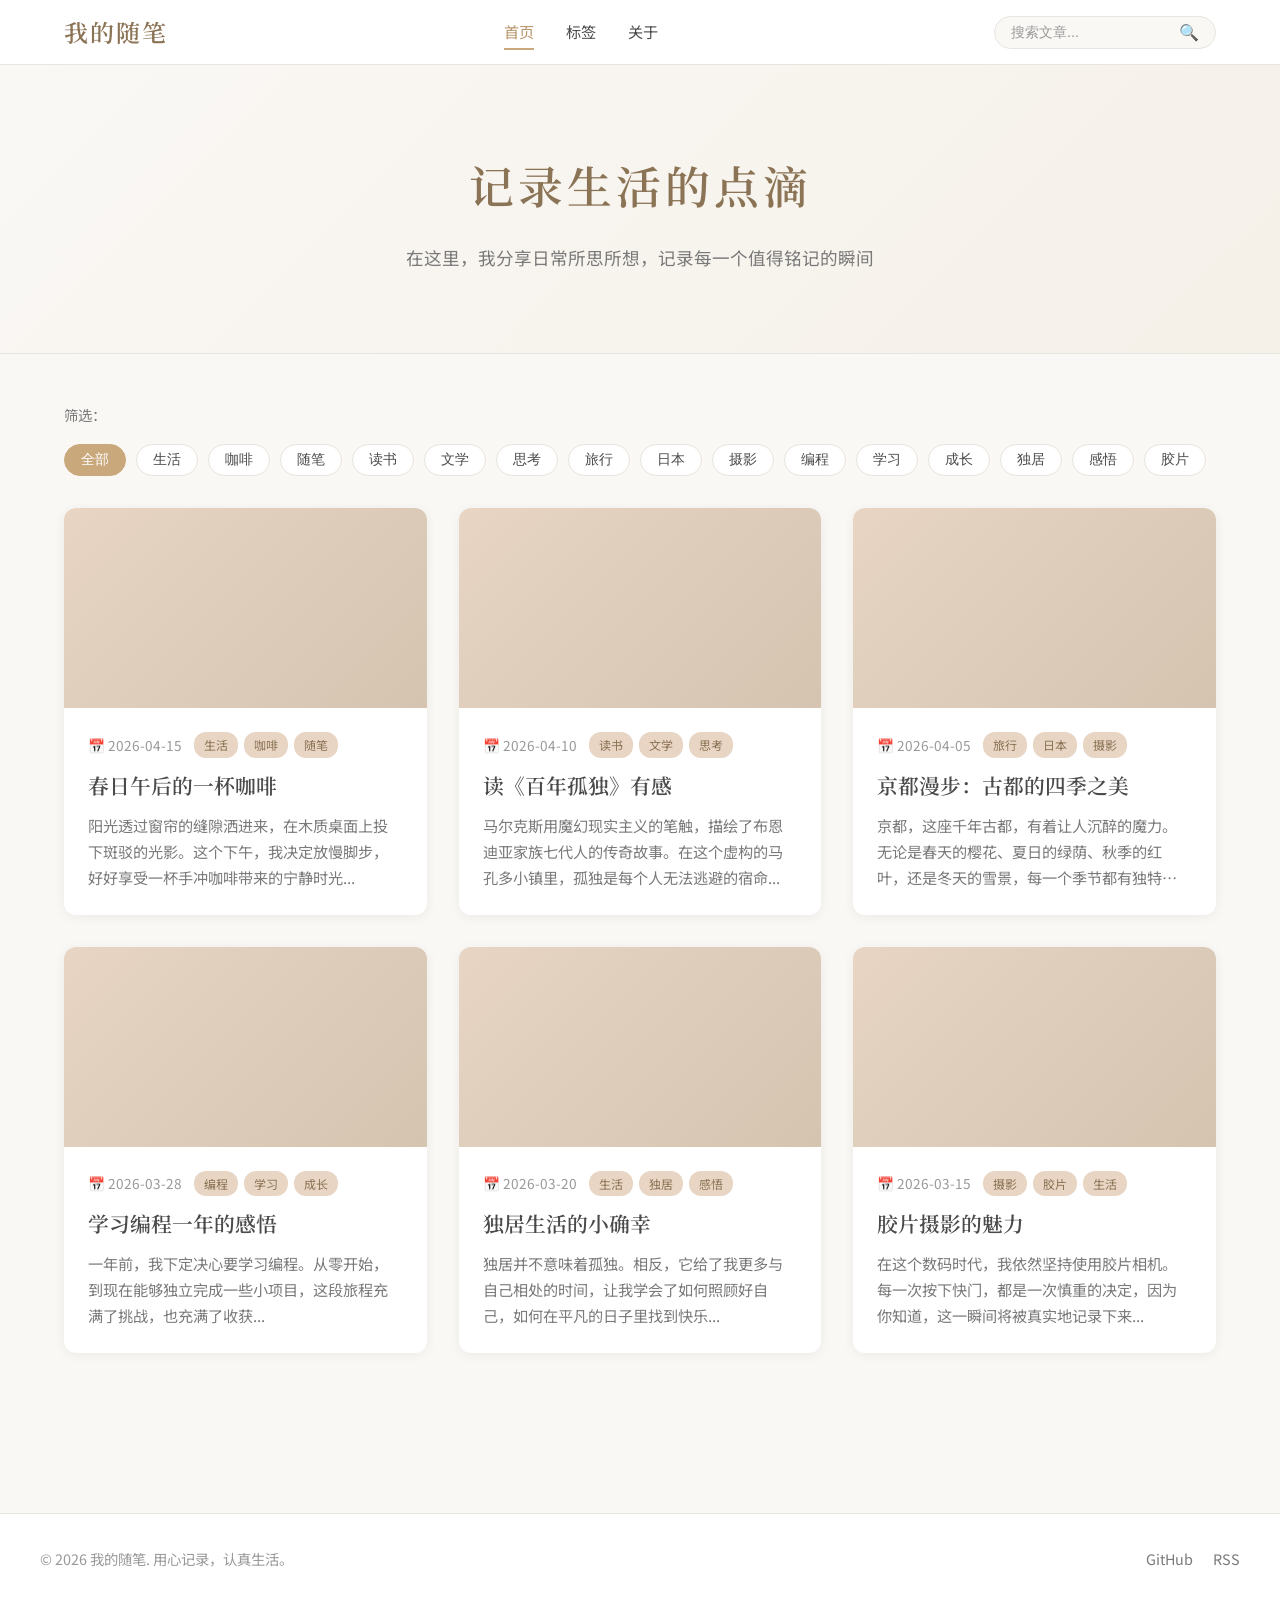
<file: index.html>
<!DOCTYPE html>
<html lang="zh-CN">
<head>
    <meta charset="UTF-8">
    <meta name="viewport" content="width=device-width, initial-scale=1.0">
    <title>我的随笔 | 记录生活与思考</title>
    <link rel="stylesheet" href="css/style.css">
    <link href="https://fonts.googleapis.com/css2?family=Noto+Serif+SC:wght@400;600;700&family=Noto+Sans+SC:wght@300;400;500&display=swap" rel="stylesheet">
</head>
<body>
    <!-- 导航栏 -->
    <nav class="navbar">
        <div class="nav-container">
            <a href="index.html" class="logo">我的随笔</a>
            <div class="nav-links">
                <a href="index.html" class="active">首页</a>
                <a href="tags.html">标签</a>
                <a href="about.html">关于</a>
            </div>
            <div class="nav-right">
                <div class="search-box">
                    <input type="text" id="searchInput" placeholder="搜索文章...">
                    <button id="searchBtn">🔍</button>
                </div>
            </div>
        </div>
    </nav>

    <!-- 头部区域 -->
    <header class="hero">
        <div class="hero-content">
            <h1>记录生活的点滴</h1>
            <p class="subtitle">在这里，我分享日常所思所想，记录每一个值得铭记的瞬间</p>
        </div>
    </header>

    <!-- 主内容区 -->
    <main class="main-container">
        <!-- 标签筛选 -->
        <section class="tag-filter">
            <span class="filter-label">筛选：</span>
            <div class="tag-list" id="tagList">
                <button class="tag active" data-tag="all">全部</button>
            </div>
        </section>

        <!-- 文章列表 -->
        <section class="posts-section">
            <div id="postsContainer" class="posts-grid">
                <!-- 文章将通过 JS 动态加载 -->
            </div>
        </section>

        <!-- 加载更多 -->
        <div class="load-more">
            <button id="loadMoreBtn" class="btn-outline">加载更多</button>
        </div>
    </main>

    <!-- 页脚 -->
    <footer class="footer">
        <div class="footer-content">
            <p>&copy; 2026 我的随笔. 用心记录，认真生活。</p>
            <div class="social-links">
                <a href="#" title="GitHub">GitHub</a>
                <a href="#" title="RSS">RSS</a>
            </div>
        </div>
    </footer>

    <script src="js/data.js"></script>
    <script src="js/main.js"></script>
</body>
</html>
</file>
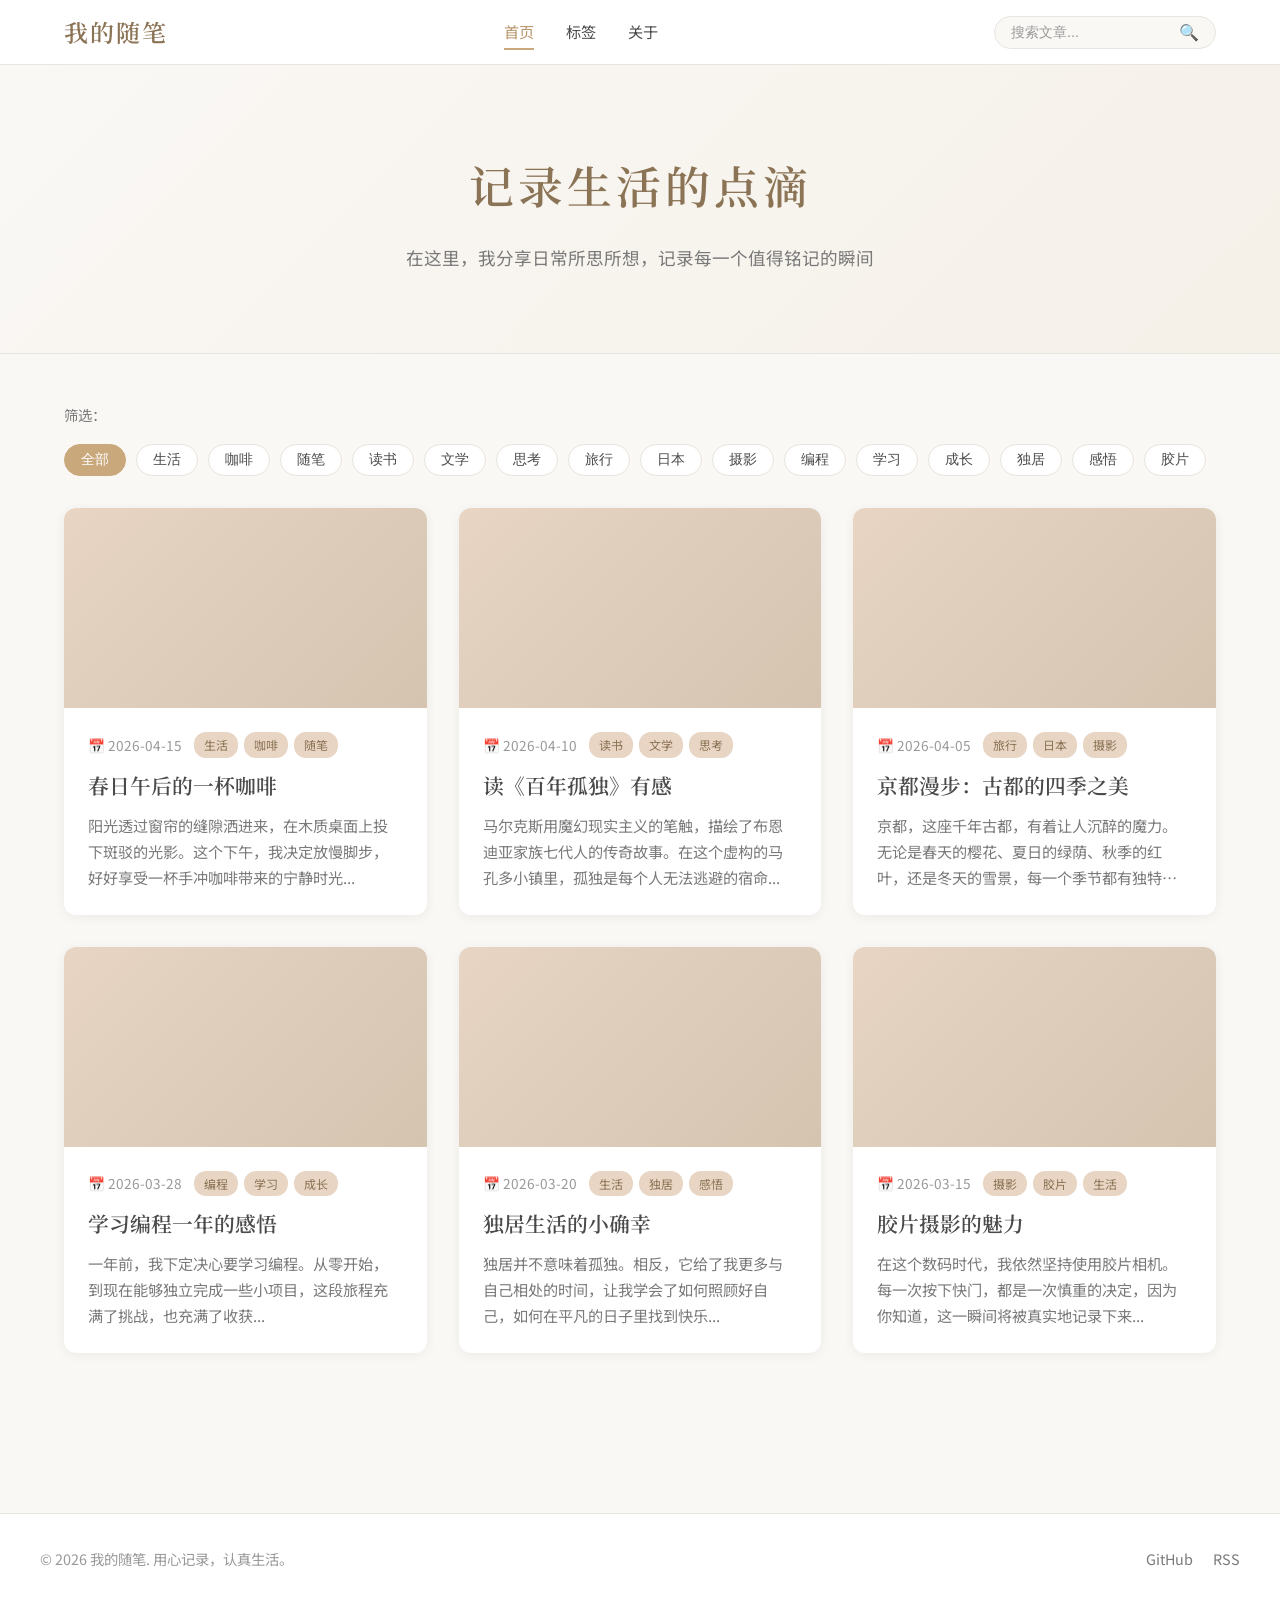
<file: post.html>
<!DOCTYPE html>
<html lang="zh-CN">
<head>
    <meta charset="UTF-8">
    <meta name="viewport" content="width=device-width, initial-scale=1.0">
    <title>文章详情 | 我的随笔</title>
    <link rel="stylesheet" href="css/style.css">
    <link href="https://fonts.googleapis.com/css2?family=Noto+Serif+SC:wght@400;600;700&family=Noto+Sans+SC:wght@300;400;500&display=swap" rel="stylesheet">
</head>
<body>
    <!-- 导航栏 -->
    <nav class="navbar">
        <div class="nav-container">
            <a href="index.html" class="logo">我的随笔</a>
            <div class="nav-links">
                <a href="index.html">首页</a>
                <a href="tags.html">标签</a>
                <a href="about.html">关于</a>
            </div>
        </div>
    </nav>

    <!-- 文章详情 -->
    <main class="post-detail-container">
        <article class="post-detail">
            <header class="post-header">
                <div class="post-meta">
                    <span class="post-date" id="postDate"></span>
                    <span class="post-tags" id="postTags"></span>
                </div>
                <h1 id="postTitle"></h1>
            </header>
            
            <div class="post-content" id="postContent">
                <!-- 文章内容将通过 JS 加载 -->
            </div>
        </article>

        <!-- 评论区 -->
        <section class="comments-section">
            <h3>评论</h3>
            
            <!-- 评论列表 -->
            <div id="commentsList" class="comments-list">
                <!-- 评论将通过 JS 加载 -->
            </div>

            <!-- 评论表单 -->
            <div class="comment-form">
                <h4>发表评论</h4>
                <form id="commentForm">
                    <div class="form-row">
                        <input type="text" id="commentName" placeholder="你的昵称" required>
                        <input type="email" id="commentEmail" placeholder="邮箱（不会公开）" required>
                    </div>
                    <textarea id="commentContent" rows="4" placeholder="写下你的想法..." required></textarea>
                    <button type="submit" class="btn-primary">发表评论</button>
                </form>
            </div>
        </section>

        <!-- 上一篇/下一篇 -->
        <nav class="post-nav">
            <a href="#" id="prevPost" class="post-nav-link prev">
                <span class="nav-label">← 上一篇</span>
                <span class="nav-title"></span>
            </a>
            <a href="#" id="nextPost" class="post-nav-link next">
                <span class="nav-label">下一篇 →</span>
                <span class="nav-title"></span>
            </a>
        </nav>
    </main>

    <!-- 页脚 -->
    <footer class="footer">
        <div class="footer-content">
            <p>&copy; 2026 我的随笔. 用心记录，认真生活。</p>
        </div>
    </footer>

    <script src="js/data.js"></script>
    <script src="js/post.js"></script>
</body>
</html>
</file>
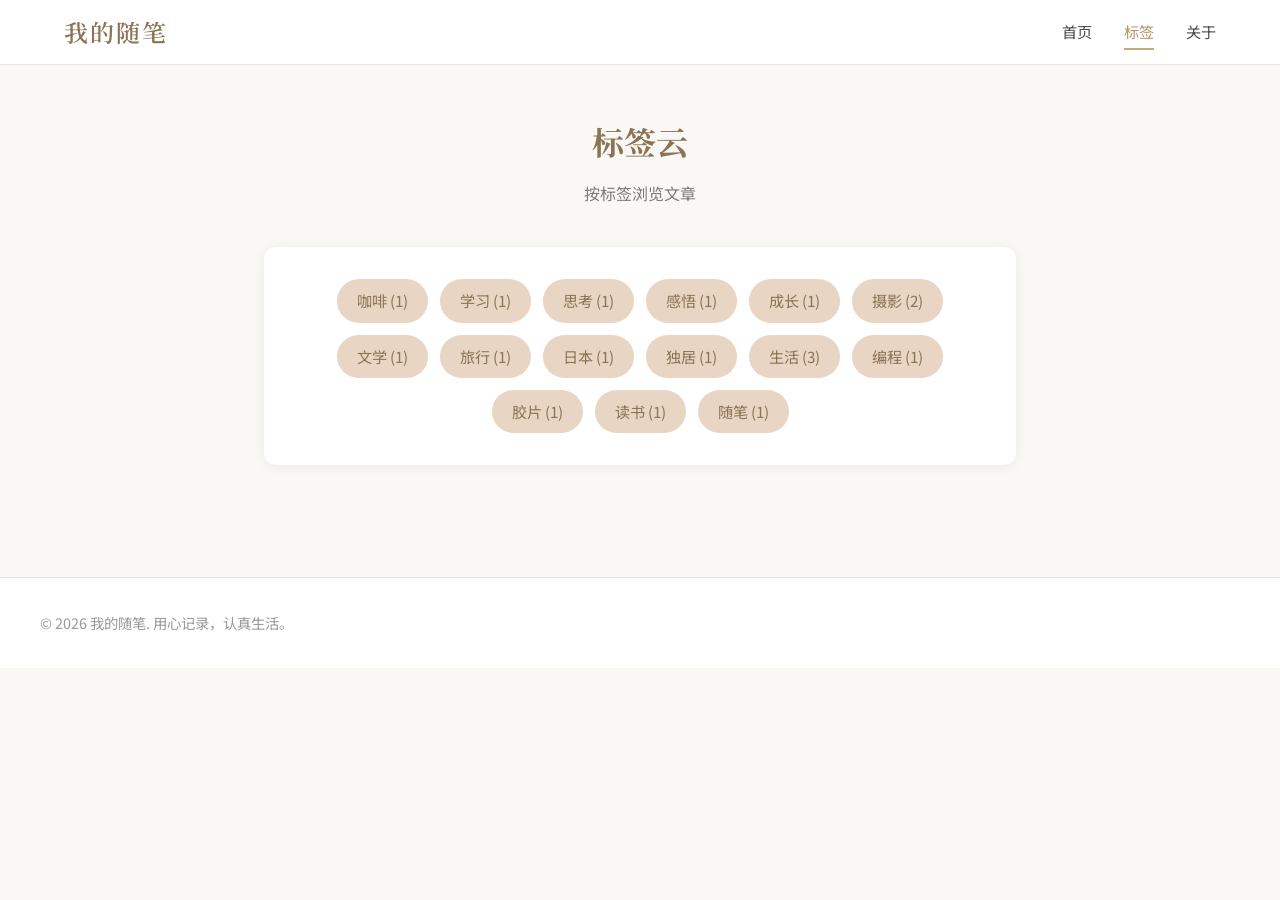
<file: tags.html>
<!DOCTYPE html>
<html lang="zh-CN">
<head>
    <meta charset="UTF-8">
    <meta name="viewport" content="width=device-width, initial-scale=1.0">
    <title>标签 | 我的随笔</title>
    <link rel="stylesheet" href="css/style.css">
    <link href="https://fonts.googleapis.com/css2?family=Noto+Serif+SC:wght@400;600;700&family=Noto+Sans+SC:wght@300;400;500&display=swap" rel="stylesheet">
</head>
<body>
    <!-- 导航栏 -->
    <nav class="navbar">
        <div class="nav-container">
            <a href="index.html" class="logo">我的随笔</a>
            <div class="nav-links">
                <a href="index.html">首页</a>
                <a href="tags.html" class="active">标签</a>
                <a href="about.html">关于</a>
            </div>
        </div>
    </nav>

    <!-- 标签云 -->
    <main class="tags-container">
        <h1 class="page-title">标签云</h1>
        <p class="page-desc">按标签浏览文章</p>
        
        <div id="tagsCloud" class="tags-cloud">
            <!-- 标签将通过 JS 动态生成 -->
        </div>

        <!-- 选中标签的文章列表 -->
        <section id="tagPosts" class="tag-posts" style="display: none;">
            <h2 id="selectedTagName"></h2>
            <div id="tagPostsList" class="posts-grid"></div>
        </section>
    </main>

    <!-- 页脚 -->
    <footer class="footer">
        <div class="footer-content">
            <p>&copy; 2026 我的随笔. 用心记录，认真生活。</p>
        </div>
    </footer>

    <script src="js/data.js"></script>
    <script src="js/tags.js"></script>
</body>
</html>
</file>
<file: css/style.css>
/* ==================== 
   温暖文艺风格博客样式
   ==================== */

/* CSS 变量 - 温暖色调 */
:root {
    --color-primary: #c9a87c;
    --color-primary-dark: #b8956a;
    --color-secondary: #8b7355;
    --color-bg: #faf8f5;
    --color-bg-card: #ffffff;
    --color-text: #4a4a4a;
    --color-text-light: #7a7a7a;
    --color-text-muted: #999999;
    --color-border: #e8e4df;
    --color-accent: #e8d5c4;
    --font-serif: 'Noto Serif SC', Georgia, serif;
    --font-sans: 'Noto Sans SC', -apple-system, BlinkMacSystemFont, sans-serif;
    --shadow-soft: 0 2px 12px rgba(0, 0, 0, 0.06);
    --shadow-hover: 0 8px 24px rgba(0, 0, 0, 0.1);
    --radius: 8px;
    --radius-lg: 12px;
    --transition: all 0.3s ease;
}

/* 基础重置 */
* {
    margin: 0;
    padding: 0;
    box-sizing: border-box;
}

html {
    scroll-behavior: smooth;
}

body {
    font-family: var(--font-sans);
    background-color: var(--color-bg);
    color: var(--color-text);
    line-height: 1.8;
    -webkit-font-smoothing: antialiased;
}

/* ==================== 
   导航栏
   ==================== */
.navbar {
    background: rgba(255, 255, 255, 0.95);
    backdrop-filter: blur(10px);
    border-bottom: 1px solid var(--color-border);
    position: sticky;
    top: 0;
    z-index: 100;
}

.nav-container {
    max-width: 1200px;
    margin: 0 auto;
    padding: 0 24px;
    display: flex;
    align-items: center;
    justify-content: space-between;
    height: 64px;
}

.logo {
    font-family: var(--font-serif);
    font-size: 1.5rem;
    font-weight: 600;
    color: var(--color-secondary);
    text-decoration: none;
    letter-spacing: 2px;
}

.nav-links {
    display: flex;
    gap: 32px;
}

.nav-links a {
    color: var(--color-text);
    text-decoration: none;
    font-size: 0.95rem;
    position: relative;
    padding: 4px 0;
    transition: var(--transition);
}

.nav-links a::after {
    content: '';
    position: absolute;
    bottom: 0;
    left: 0;
    width: 0;
    height: 2px;
    background: var(--color-primary);
    transition: var(--transition);
}

.nav-links a:hover,
.nav-links a.active {
    color: var(--color-primary-dark);
}

.nav-links a:hover::after,
.nav-links a.active::after {
    width: 100%;
}

.nav-right {
    display: flex;
    align-items: center;
}

.search-box {
    display: flex;
    align-items: center;
    background: var(--color-bg);
    border-radius: 24px;
    padding: 6px 16px;
    border: 1px solid var(--color-border);
    transition: var(--transition);
}

.search-box:focus-within {
    border-color: var(--color-primary);
    box-shadow: 0 0 0 3px rgba(201, 168, 124, 0.1);
}

.search-box input {
    border: none;
    background: none;
    outline: none;
    font-size: 0.9rem;
    width: 160px;
    color: var(--color-text);
}

.search-box input::placeholder {
    color: var(--color-text-muted);
}

.search-box button {
    background: none;
    border: none;
    cursor: pointer;
    font-size: 1rem;
    padding: 0;
    margin-left: 8px;
}

/* ==================== 
   头部区域
   ==================== */
.hero {
    background: linear-gradient(135deg, #faf8f5 0%, #f5f0e8 100%);
    padding: 80px 24px;
    text-align: center;
    border-bottom: 1px solid var(--color-border);
}

.hero-content h1 {
    font-family: var(--font-serif);
    font-size: 2.8rem;
    font-weight: 600;
    color: var(--color-secondary);
    margin-bottom: 16px;
    letter-spacing: 4px;
}

.subtitle {
    font-size: 1.1rem;
    color: var(--color-text-light);
    max-width: 500px;
    margin: 0 auto;
}

/* ==================== 
   主内容区
   ==================== */
.main-container {
    max-width: 1200px;
    margin: 0 auto;
    padding: 48px 24px;
}

/* 标签筛选 */
.tag-filter {
    display: flex;
    align-items: center;
    gap: 16px;
    margin-bottom: 32px;
    flex-wrap: wrap;
}

.filter-label {
    color: var(--color-text-light);
    font-size: 0.9rem;
}

.tag-list {
    display: flex;
    gap: 10px;
    flex-wrap: wrap;
}

.tag {
    padding: 6px 16px;
    border-radius: 20px;
    border: 1px solid var(--color-border);
    background: var(--color-bg-card);
    color: var(--color-text);
    font-size: 0.85rem;
    cursor: pointer;
    transition: var(--transition);
}

.tag:hover {
    border-color: var(--color-primary);
    color: var(--color-primary-dark);
}

.tag.active {
    background: var(--color-primary);
    border-color: var(--color-primary);
    color: white;
}

/* ==================== 
   文章卡片
   ==================== */
.posts-grid {
    display: grid;
    grid-template-columns: repeat(auto-fill, minmax(360px, 1fr));
    gap: 32px;
}

.post-card {
    background: var(--color-bg-card);
    border-radius: var(--radius-lg);
    overflow: hidden;
    box-shadow: var(--shadow-soft);
    transition: var(--transition);
    cursor: pointer;
}

.post-card:hover {
    transform: translateY(-4px);
    box-shadow: var(--shadow-hover);
}

.post-card-image {
    width: 100%;
    height: 200px;
    object-fit: cover;
    background: linear-gradient(135deg, #e8d5c4 0%, #d4c4b0 100%);
}

.post-card-content {
    padding: 24px;
}

.post-card-meta {
    display: flex;
    align-items: center;
    gap: 12px;
    margin-bottom: 12px;
    font-size: 0.85rem;
    color: var(--color-text-muted);
}

.post-card-date::before {
    content: '📅 ';
}

.post-card-tags {
    display: flex;
    gap: 6px;
}

.post-card-tag {
    padding: 2px 10px;
    background: var(--color-accent);
    border-radius: 12px;
    font-size: 0.75rem;
    color: var(--color-secondary);
}

.post-card h2 {
    font-family: var(--font-serif);
    font-size: 1.3rem;
    font-weight: 600;
    color: var(--color-text);
    margin-bottom: 12px;
    line-height: 1.5;
}

.post-card h2:hover {
    color: var(--color-primary-dark);
}

.post-card-excerpt {
    color: var(--color-text-light);
    font-size: 0.95rem;
    line-height: 1.7;
    display: -webkit-box;
    -webkit-line-clamp: 3;
    -webkit-box-orient: vertical;
    overflow: hidden;
}

/* 加载更多 */
.load-more {
    text-align: center;
    margin-top: 48px;
}

.btn-outline {
    padding: 12px 32px;
    border: 1px solid var(--color-primary);
    background: transparent;
    color: var(--color-primary-dark);
    border-radius: 24px;
    font-size: 0.95rem;
    cursor: pointer;
    transition: var(--transition);
}

.btn-outline:hover {
    background: var(--color-primary);
    color: white;
}

/* ==================== 
   文章详情页
   ==================== */
.post-detail-container {
    max-width: 800px;
    margin: 0 auto;
    padding: 48px 24px;
}

.post-detail {
    background: var(--color-bg-card);
    border-radius: var(--radius-lg);
    padding: 48px;
    box-shadow: var(--shadow-soft);
}

.post-header {
    text-align: center;
    margin-bottom: 40px;
    padding-bottom: 32px;
    border-bottom: 1px solid var(--color-border);
}

.post-meta {
    display: flex;
    justify-content: center;
    align-items: center;
    gap: 16px;
    margin-bottom: 20px;
    font-size: 0.9rem;
    color: var(--color-text-muted);
}

.post-tags {
    display: flex;
    gap: 8px;
}

.post-tag {
    padding: 4px 12px;
    background: var(--color-accent);
    border-radius: 16px;
    font-size: 0.8rem;
    color: var(--color-secondary);
}

.post-header h1 {
    font-family: var(--font-serif);
    font-size: 2.2rem;
    font-weight: 600;
    color: var(--color-text);
    line-height: 1.4;
}

.post-content {
    font-size: 1.05rem;
    line-height: 2;
    color: var(--color-text);
}

.post-content p {
    margin-bottom: 1.5em;
}

.post-content h2 {
    font-family: var(--font-serif);
    font-size: 1.5rem;
    font-weight: 600;
    margin: 2em 0 1em;
    color: var(--color-secondary);
}

.post-content h3 {
    font-family: var(--font-serif);
    font-size: 1.2rem;
    font-weight: 600;
    margin: 1.8em 0 0.8em;
    color: var(--color-text);
}

.post-content blockquote {
    border-left: 4px solid var(--color-primary);
    padding-left: 20px;
    margin: 1.5em 0;
    color: var(--color-text-light);
    font-style: italic;
}

.post-content img {
    max-width: 100%;
    border-radius: var(--radius);
    margin: 1.5em 0;
}

.post-content code {
    background: #f5f0e8;
    padding: 2px 8px;
    border-radius: 4px;
    font-family: 'SF Mono', Monaco, monospace;
    font-size: 0.9em;
}

.post-content pre {
    background: #2d2d2d;
    color: #f8f8f2;
    padding: 20px;
    border-radius: var(--radius);
    overflow-x: auto;
    margin: 1.5em 0;
}

.post-content pre code {
    background: none;
    padding: 0;
}

/* 文章导航 */
.post-nav {
    display: flex;
    justify-content: space-between;
    margin-top: 48px;
    padding-top: 32px;
    border-top: 1px solid var(--color-border);
}

.post-nav-link {
    display: flex;
    flex-direction: column;
    text-decoration: none;
    color: var(--color-text);
    max-width: 45%;
    transition: var(--transition);
}

.post-nav-link:hover {
    color: var(--color-primary-dark);
}

.post-nav-link.prev {
    align-items: flex-start;
}

.post-nav-link.next {
    align-items: flex-end;
    text-align: right;
}

.nav-label {
    font-size: 0.85rem;
    color: var(--color-text-muted);
    margin-bottom: 4px;
}

.nav-title {
    font-weight: 500;
}

/* ==================== 
   评论区
   ==================== */
.comments-section {
    margin-top: 48px;
    padding-top: 48px;
    border-top: 2px solid var(--color-border);
}

.comments-section h3 {
    font-family: var(--font-serif);
    font-size: 1.4rem;
    margin-bottom: 24px;
    color: var(--color-secondary);
}

.comments-list {
    margin-bottom: 32px;
}

.comment {
    background: var(--color-bg-card);
    border-radius: var(--radius);
    padding: 20px;
    margin-bottom: 16px;
    border: 1px solid var(--color-border);
}

.comment-header {
    display: flex;
    justify-content: space-between;
    align-items: center;
    margin-bottom: 12px;
}

.comment-author {
    font-weight: 500;
    color: var(--color-secondary);
}

.comment-date {
    font-size: 0.85rem;
    color: var(--color-text-muted);
}

.comment-content {
    color: var(--color-text);
    line-height: 1.7;
}

.comment-form {
    background: var(--color-bg-card);
    border-radius: var(--radius-lg);
    padding: 24px;
    border: 1px solid var(--color-border);
}

.comment-form h4 {
    font-family: var(--font-serif);
    margin-bottom: 20px;
    color: var(--color-text);
}

.form-row {
    display: grid;
    grid-template-columns: 1fr 1fr;
    gap: 16px;
    margin-bottom: 16px;
}

.comment-form input,
.comment-form textarea {
    width: 100%;
    padding: 12px 16px;
    border: 1px solid var(--color-border);
    border-radius: var(--radius);
    font-size: 0.95rem;
    font-family: inherit;
    background: var(--color-bg);
    transition: var(--transition);
}

.comment-form input:focus,
.comment-form textarea:focus {
    outline: none;
    border-color: var(--color-primary);
    box-shadow: 0 0 0 3px rgba(201, 168, 124, 0.1);
}

.comment-form textarea {
    resize: vertical;
    min-height: 120px;
    margin-bottom: 16px;
}

.btn-primary {
    padding: 12px 32px;
    background: var(--color-primary);
    border: none;
    color: white;
    border-radius: 24px;
    font-size: 0.95rem;
    cursor: pointer;
    transition: var(--transition);
}

.btn-primary:hover {
    background: var(--color-primary-dark);
}

/* ==================== 
   标签云页
   ==================== */
.tags-container {
    max-width: 800px;
    margin: 0 auto;
    padding: 48px 24px;
}

.page-title {
    font-family: var(--font-serif);
    font-size: 2rem;
    text-align: center;
    color: var(--color-secondary);
    margin-bottom: 8px;
}

.page-desc {
    text-align: center;
    color: var(--color-text-light);
    margin-bottom: 40px;
}

.tags-cloud {
    display: flex;
    flex-wrap: wrap;
    justify-content: center;
    gap: 12px;
    padding: 32px;
    background: var(--color-bg-card);
    border-radius: var(--radius-lg);
    box-shadow: var(--shadow-soft);
}

.tag-cloud-item {
    padding: 8px 20px;
    background: var(--color-accent);
    border-radius: 24px;
    color: var(--color-secondary);
    text-decoration: none;
    font-size: 0.95rem;
    transition: var(--transition);
}

.tag-cloud-item:hover {
    background: var(--color-primary);
    color: white;
    transform: scale(1.05);
}

.tag-posts {
    margin-top: 48px;
}

.tag-posts h2 {
    font-family: var(--font-serif);
    font-size: 1.5rem;
    color: var(--color-secondary);
    margin-bottom: 24px;
    text-align: center;
}

.tag-posts h2::before {
    content: '# ';
    color: var(--color-primary);
}

/* ==================== 
   关于页面
   ==================== */
.about-container {
    max-width: 800px;
    margin: 0 auto;
    padding: 48px 24px;
}

.about-header {
    text-align: center;
    margin-bottom: 48px;
}

.avatar {
    width: 120px;
    height: 120px;
    border-radius: 50%;
    overflow: hidden;
    margin: 0 auto 24px;
    border: 4px solid var(--color-accent);
}

.avatar img {
    width: 100%;
    height: 100%;
    object-fit: cover;
}

.about-header h1 {
    font-family: var(--font-serif);
    font-size: 2rem;
    color: var(--color-secondary);
    margin-bottom: 8px;
}

.about-intro {
    color: var(--color-text-light);
    font-size: 1.1rem;
}

.about-content {
    background: var(--color-bg-card);
    border-radius: var(--radius-lg);
    padding: 40px;
    box-shadow: var(--shadow-soft);
}

.about-section {
    margin-bottom: 40px;
}

.about-section:last-child {
    margin-bottom: 0;
}

.about-section h2 {
    font-family: var(--font-serif);
    font-size: 1.3rem;
    color: var(--color-secondary);
    margin-bottom: 16px;
}

.about-section p {
    color: var(--color-text);
    line-height: 1.9;
    margin-bottom: 16px;
}

.interests {
    display: flex;
    flex-wrap: wrap;
    gap: 12px;
}

.interest-tag {
    padding: 8px 20px;
    background: var(--color-accent);
    border-radius: 20px;
    font-size: 0.9rem;
    color: var(--color-secondary);
}

.contact-list {
    list-style: none;
    padding: 0;
}

.contact-list li {
    padding: 8px 0;
    color: var(--color-text);
}

/* ==================== 
   页脚
   ==================== */
.footer {
    background: var(--color-bg-card);
    border-top: 1px solid var(--color-border);
    padding: 32px 24px;
    margin-top: 64px;
}

.footer-content {
    max-width: 1200px;
    margin: 0 auto;
    display: flex;
    justify-content: space-between;
    align-items: center;
    flex-wrap: wrap;
    gap: 16px;
}

.footer p {
    color: var(--color-text-muted);
    font-size: 0.9rem;
}

.social-links {
    display: flex;
    gap: 20px;
}

.social-links a {
    color: var(--color-text-light);
    text-decoration: none;
    font-size: 0.9rem;
    transition: var(--transition);
}

.social-links a:hover {
    color: var(--color-primary-dark);
}

/* ==================== 
   搜索无结果
   ==================== */
.no-results {
    text-align: center;
    padding: 64px 24px;
    color: var(--color-text-light);
}

.no-results-icon {
    font-size: 3rem;
    margin-bottom: 16px;
}

/* ==================== 
   响应式设计
   ==================== */
@media (max-width: 768px) {
    .nav-container {
        flex-wrap: wrap;
        height: auto;
        padding: 12px 16px;
    }

    .nav-links {
        order: 3;
        width: 100%;
        justify-content: center;
        margin-top: 12px;
        gap: 20px;
    }

    .search-box {
        margin-left: auto;
    }

    .hero-content h1 {
        font-size: 2rem;
    }

    .posts-grid {
        grid-template-columns: 1fr;
    }

    .post-detail {
        padding: 24px;
    }

    .post-header h1 {
        font-size: 1.6rem;
    }

    .form-row {
        grid-template-columns: 1fr;
    }

    .post-nav {
        flex-direction: column;
        gap: 16px;
    }

    .post-nav-link {
        max-width: 100%;
    }

    .post-nav-link.next {
        align-items: flex-start;
        text-align: left;
    }

    .footer-content {
        flex-direction: column;
        text-align: center;
    }
}

@media (max-width: 480px) {
    .hero {
        padding: 48px 16px;
    }

    .main-container {
        padding: 32px 16px;
    }

    .search-box input {
        width: 120px;
    }
}
</file>
